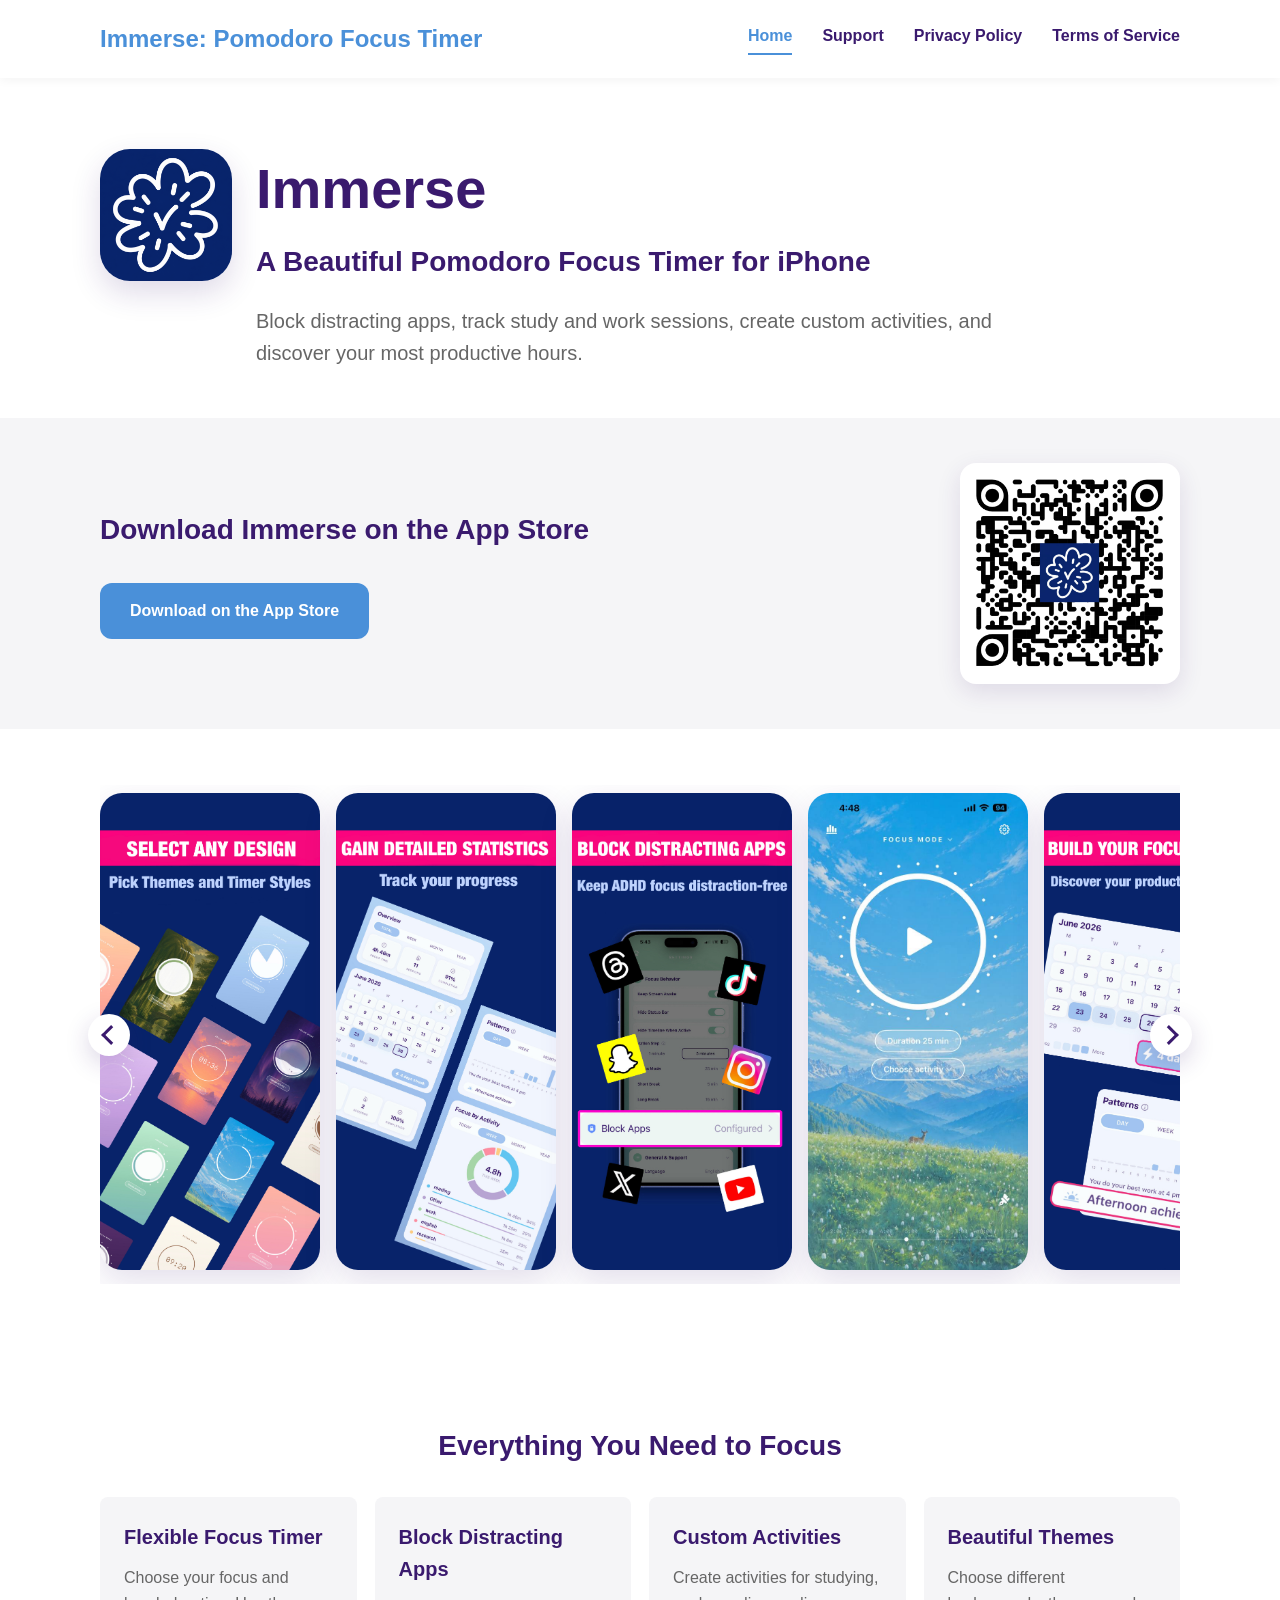
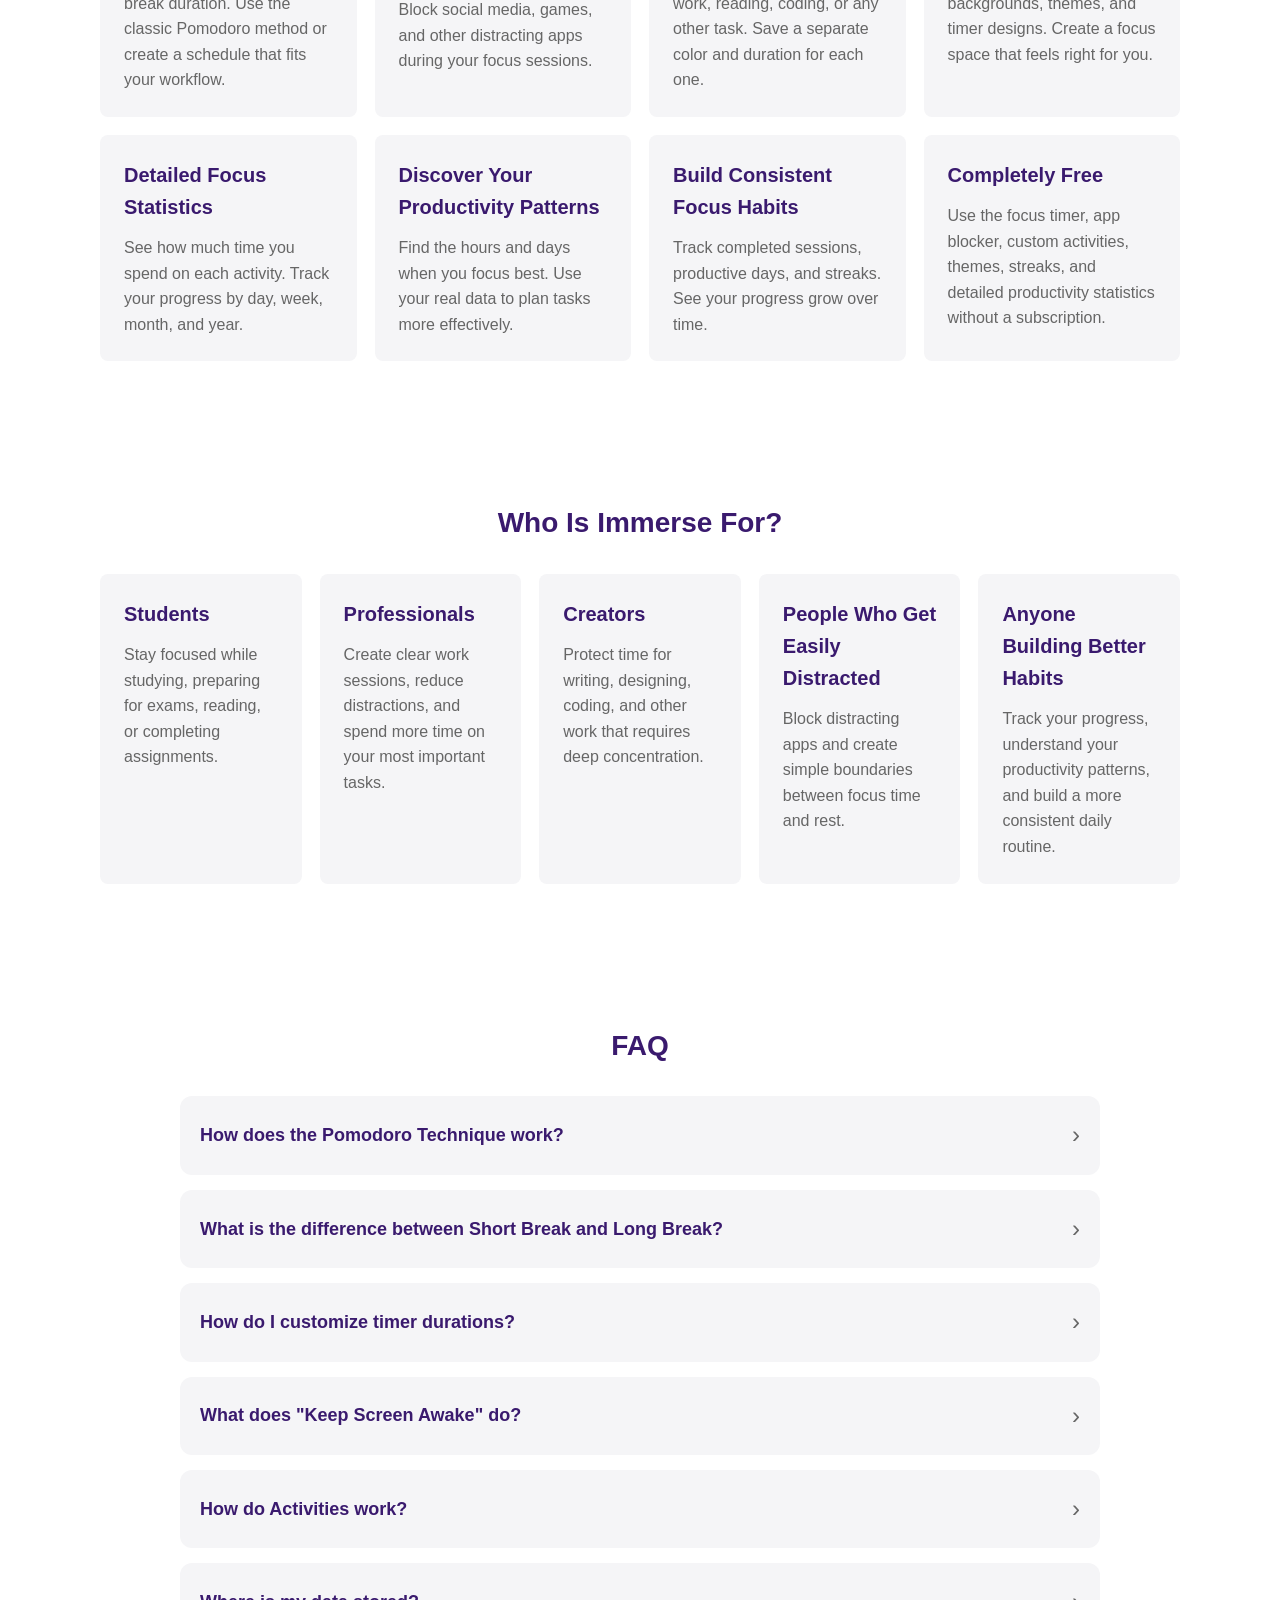
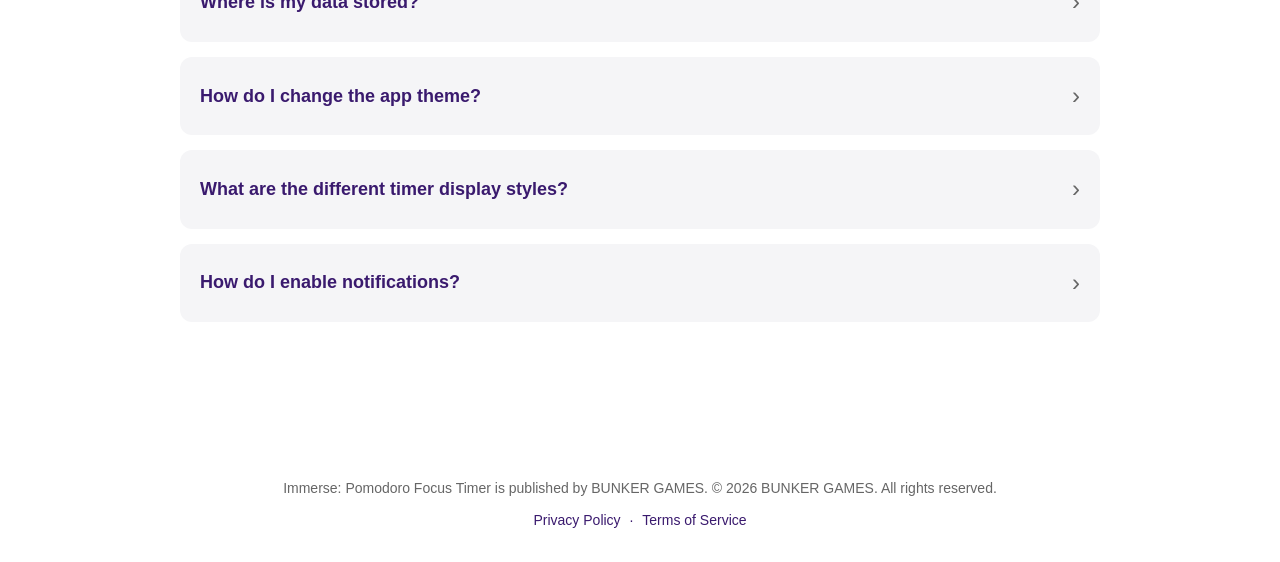
<file: docs/index.html>
<!DOCTYPE html>
<html lang="en">
<head>
    <meta charset="UTF-8">
    <meta name="viewport" content="width=device-width, initial-scale=1.0">
    <title>Immerse: Pomodoro Focus Timer for iPhone | Study &amp; Deep Work</title>
    <meta name="description" content="Immerse is a free Pomodoro focus timer for iPhone with app blocking, custom activities, beautiful themes, streaks, and detailed productivity statistics.">
    <meta name="robots" content="index, follow, max-image-preview:large">
    <link rel="canonical" href="https://nikaprokudina.github.io/Immerse-Flow/">
    <meta property="og:type" content="website">
    <meta property="og:title" content="Immerse: Pomodoro Focus Timer">
    <meta property="og:description" content="A beautiful free focus timer for study, work, and deep focus on iPhone.">
    <meta property="og:url" content="https://nikaprokudina.github.io/Immerse-Flow/">
    <meta property="og:image" content="https://nikaprokudina.github.io/Immerse-Flow/og-image.jpg">
    <meta name="twitter:card" content="summary_large_image">
    <meta name="apple-itunes-app" content="app-id=6782882276">
    <script type="application/ld+json">
    {
      "@context": "https://schema.org",
      "@type": "MobileApplication",
      "name": "Immerse: Pomodoro Focus Timer",
      "alternateName": "Immerse",
      "operatingSystem": "iOS 17.0 or later",
      "applicationCategory": "UtilitiesApplication",
      "applicationSubCategory": "Productivity",
      "description": "A free Pomodoro focus timer for iPhone with app blocking, custom activities, themes, streaks, and detailed productivity statistics.",
      "url": "https://nikaprokudina.github.io/Immerse-Flow/",
      "downloadUrl": "https://apps.apple.com/app/id6782882276",
      "offers": {
        "@type": "Offer",
        "price": "0",
        "priceCurrency": "USD"
      },
      "publisher": {
        "@type": "Organization",
        "name": "BUNKER GAMES"
      }
    }
    </script>
    <link rel="stylesheet" href="style.css">
</head>
<body>
    <header>
        <div class="container">
            <a href="index.html" class="logo">Immerse: Pomodoro Focus Timer</a>
            <nav>
                <a href="index.html" class="active">Home</a>
                <a href="support.html">Support</a>
                <a href="privacy.html">Privacy Policy</a>
                <a href="terms.html">Terms of Service</a>
            </nav>
        </div>
    </header>

    <main class="home-main">
        <section class="hero">
            <div class="container hero-content">
                <div class="hero-title">
                    <img src="Icon.png" alt="Immerse app icon">
                    <div class="hero-heading">
                        <h1>Immerse</h1>
                        <p class="hero-subtitle">A Beautiful Pomodoro Focus Timer for iPhone</p>
                    </div>
                </div>
                <p class="hero-description">Block distracting apps, track study and work sessions, create custom activities, and discover your most productive hours.</p>
            </div>
        </section>

        <section class="download-section">
            <div class="container app-download">
                <div class="app-download-copy">
                    <h2>Download Immerse on the App Store</h2>
                    <a class="button app-store-button" href="https://apps.apple.com/tr/app/immerse-pomodoro-focus-timer/id6782882276" target="_blank" rel="noopener noreferrer">Download on the App Store</a>
                </div>
                <a class="qr-link" href="https://apps.apple.com/tr/app/immerse-pomodoro-focus-timer/id6782882276" target="_blank" rel="noopener noreferrer" aria-label="Open Immerse in the App Store">
                    <img src="QR.jpg" alt="QR code for Immerse on the App Store">
                </a>
            </div>
        </section>

        <section class="screenshots-section">
            <div class="container">
                <div class="screenshots-carousel">
                    <button class="carousel-button carousel-button-prev" type="button" aria-label="Scroll screenshots left"></button>
                    <div class="screenshots-grid" aria-label="Immerse app screenshots">
                        <img src="1.JPG" alt="Immerse focus timer screen" loading="lazy" draggable="false">
                        <img src="2.JPG" alt="Immerse timer customization screen" loading="lazy" draggable="false">
                        <img src="3.JPG" alt="Immerse custom activities screen" loading="lazy" draggable="false">
                        <img src="4.jpg" alt="Immerse app blocking screen" loading="lazy" draggable="false">
                        <img src="5.JPG" alt="Immerse focus statistics screen" loading="lazy" draggable="false">
                        <img src="6.jpg" alt="Immerse productivity patterns screen" loading="lazy" draggable="false">
                        <img src="7.JPG" alt="Immerse focus habits and streaks screen" loading="lazy" draggable="false">
                    </div>
                    <button class="carousel-button carousel-button-next" type="button" aria-label="Scroll screenshots right"></button>
                </div>
            </div>
        </section>

        <section class="content-section">
            <div class="container">
                <h2>Everything You Need to Focus</h2>
                <div class="feature-grid">
                    <article class="feature-card">
                        <h3>Flexible Focus Timer</h3>
                        <p>Choose your focus and break duration. Use the classic Pomodoro method or create a schedule that fits your workflow.</p>
                    </article>
                    <article class="feature-card">
                        <h3>Block Distracting Apps</h3>
                        <p>Block social media, games, and other distracting apps during your focus sessions.</p>
                    </article>
                    <article class="feature-card">
                        <h3>Custom Activities</h3>
                        <p>Create activities for studying, work, reading, coding, or any other task. Save a separate color and duration for each one.</p>
                    </article>
                    <article class="feature-card">
                        <h3>Beautiful Themes</h3>
                        <p>Choose different backgrounds, themes, and timer designs. Create a focus space that feels right for you.</p>
                    </article>
                    <article class="feature-card">
                        <h3>Detailed Focus Statistics</h3>
                        <p>See how much time you spend on each activity. Track your progress by day, week, month, and year.</p>
                    </article>
                    <article class="feature-card">
                        <h3>Discover Your Productivity Patterns</h3>
                        <p>Find the hours and days when you focus best. Use your real data to plan tasks more effectively.</p>
                    </article>
                    <article class="feature-card">
                        <h3>Build Consistent Focus Habits</h3>
                        <p>Track completed sessions, productive days, and streaks. See your progress grow over time.</p>
                    </article>
                    <article class="feature-card">
                        <h3>Completely Free</h3>
                        <p>Use the focus timer, app blocker, custom activities, themes, streaks, and detailed productivity statistics without a subscription.</p>
                    </article>
                </div>
            </div>
        </section>

        <section class="content-section">
            <div class="container">
                <h2>Who Is Immerse For?</h2>
                <div class="audience-grid">
                    <article class="feature-card">
                        <h3>Students</h3>
                        <p>Stay focused while studying, preparing for exams, reading, or completing assignments.</p>
                    </article>
                    <article class="feature-card">
                        <h3>Professionals</h3>
                        <p>Create clear work sessions, reduce distractions, and spend more time on your most important tasks.</p>
                    </article>
                    <article class="feature-card">
                        <h3>Creators</h3>
                        <p>Protect time for writing, designing, coding, and other work that requires deep concentration.</p>
                    </article>
                    <article class="feature-card">
                        <h3>People Who Get Easily Distracted</h3>
                        <p>Block distracting apps and create simple boundaries between focus time and rest.</p>
                    </article>
                    <article class="feature-card">
                        <h3>Anyone Building Better Habits</h3>
                        <p>Track your progress, understand your productivity patterns, and build a more consistent daily routine.</p>
                    </article>
                </div>
            </div>
        </section>

        <section class="faq-section">
            <div class="container">
                <h2>FAQ</h2>

                <div class="faq-item">
                    <div class="faq-question">
                        <h3>How does the Pomodoro Technique work?</h3>
                        <span class="faq-arrow">›</span>
                    </div>
                    <div class="faq-answer">
                        <p>The Pomodoro Technique is a time management method that uses a timer to break work into intervals, typically 25 minutes, separated by short breaks. Immerse: Pomodoro Focus Timer helps you customize these intervals to match your workflow.</p>
                    </div>
                </div>

                <div class="faq-item">
                    <div class="faq-question">
                        <h3>What is the difference between Short Break and Long Break?</h3>
                        <span class="faq-arrow">›</span>
                    </div>
                    <div class="faq-answer">
                        <p>Short Breaks are quick 5-minute rests between focus sessions. Long Breaks are longer 15-minute breaks that occur after a set number of focus sessions, configurable in Settings, Focus Behavior, Long Break After.</p>
                    </div>
                </div>

                <div class="faq-item">
                    <div class="faq-question">
                        <h3>How do I customize timer durations?</h3>
                        <span class="faq-arrow">›</span>
                    </div>
                    <div class="faq-answer">
                        <p>Open Settings, then Focus Behavior. You can customize Focus Mode duration, Short Break, Long Break, and set Duration Step to control time increments.</p>
                    </div>
                </div>

                <div class="faq-item">
                    <div class="faq-question">
                        <h3>What does "Keep Screen Awake" do?</h3>
                        <span class="faq-arrow">›</span>
                    </div>
                    <div class="faq-answer">
                        <p>When enabled, Immerse: Pomodoro Focus Timer prevents your device from going to sleep during an active focus session. This keeps the timer visible on your screen.</p>
                    </div>
                </div>

                <div class="faq-item">
                    <div class="faq-question">
                        <h3>How do Activities work?</h3>
                        <span class="faq-arrow">›</span>
                    </div>
                    <div class="faq-answer">
                        <p>Activities let you categorize your focus sessions, such as Coding, Writing, or Study. Create activities in Settings, Activities, then select one before starting a timer. Your statistics will track time spent on each activity.</p>
                    </div>
                </div>

                <div class="faq-item">
                    <div class="faq-question">
                        <h3>Where is my data stored?</h3>
                        <span class="faq-arrow">›</span>
                    </div>
                    <div class="faq-answer">
                        <p>All your focus sessions, statistics, and settings are stored locally on your device in Immerse: Pomodoro Focus Timer's private storage. Your data never leaves your device and is not uploaded to any server. See our <a href="privacy.html">Privacy Policy</a> for more details.</p>
                    </div>
                </div>

                <div class="faq-item">
                    <div class="faq-question">
                        <h3>How do I change the app theme?</h3>
                        <span class="faq-arrow">›</span>
                    </div>
                    <div class="faq-answer">
                        <p>Open Settings, Appearance, Background. Choose from gradient themes like Blush, Sky, Peach, Matcha, Lavender, Milk, Twilight, or photo backgrounds like Sunset, Mountains, Forest, and Aurora.</p>
                    </div>
                </div>

                <div class="faq-item">
                    <div class="faq-question">
                        <h3>What are the different timer display styles?</h3>
                        <span class="faq-arrow">›</span>
                    </div>
                    <div class="faq-answer">
                        <p>Immerse: Pomodoro Focus Timer offers 5 timer styles in Settings, Appearance, Timer Display:</p>
                        <ul>
                            <li><strong>Lap</strong> - Inner circle with gradient progress</li>
                            <li><strong>Pie</strong> - Wedge-style countdown</li>
                            <li><strong>Ring</strong> - Classic circular ring</li>
                            <li><strong>Digits</strong> - Large digital countdown</li>
                            <li><strong>Bubble</strong> - Floating bubble design</li>
                        </ul>
                    </div>
                </div>

                <div class="faq-item">
                    <div class="faq-question">
                        <h3>How do I enable notifications?</h3>
                        <span class="faq-arrow">›</span>
                    </div>
                    <div class="faq-answer">
                        <p>Open Settings, General &amp; Support, Notifications and toggle it on. If this is your first time, iOS will ask for permission. If you previously denied permission, the toggle will open iOS Settings where you can enable notifications for Immerse: Pomodoro Focus Timer.</p>
                    </div>
                </div>
            </div>
        </section>
    </main>

    <footer>
        <div class="container">
            <p>Immerse: Pomodoro Focus Timer is published by BUNKER GAMES. © 2026 BUNKER GAMES. All rights reserved.</p>
            <div class="footer-links">
                <a href="privacy.html">Privacy Policy</a> ·
                <a href="terms.html">Terms of Service</a>
            </div>
        </div>
    </footer>

    <script>
        const screenshotsGrid = document.querySelector('.screenshots-grid');
        if (screenshotsGrid) {
            let isDragging = false;
            let dragStartX = 0;
            let scrollStartX = 0;

            document.querySelector('.carousel-button-prev')?.addEventListener('click', () => {
                screenshotsGrid.scrollBy({ left: -screenshotsGrid.clientWidth, behavior: 'smooth' });
            });
            document.querySelector('.carousel-button-next')?.addEventListener('click', () => {
                screenshotsGrid.scrollBy({ left: screenshotsGrid.clientWidth, behavior: 'smooth' });
            });

            screenshotsGrid.addEventListener('pointerdown', event => {
                isDragging = true;
                dragStartX = event.clientX;
                scrollStartX = screenshotsGrid.scrollLeft;
                screenshotsGrid.classList.add('dragging');
                screenshotsGrid.setPointerCapture(event.pointerId);
            });

            screenshotsGrid.addEventListener('pointermove', event => {
                if (!isDragging) {
                    return;
                }

                event.preventDefault();
                screenshotsGrid.scrollLeft = scrollStartX - (event.clientX - dragStartX);
            });

            const stopDragging = event => {
                if (!isDragging) {
                    return;
                }

                isDragging = false;
                screenshotsGrid.classList.remove('dragging');
                if (screenshotsGrid.hasPointerCapture(event.pointerId)) {
                    screenshotsGrid.releasePointerCapture(event.pointerId);
                }
            };

            screenshotsGrid.addEventListener('pointerup', stopDragging);
            screenshotsGrid.addEventListener('pointercancel', stopDragging);
            screenshotsGrid.addEventListener('pointerleave', stopDragging);
        }

        document.querySelectorAll('.faq-question').forEach(question => {
            question.addEventListener('click', () => {
                const faqItem = question.parentElement;
                const isActive = faqItem.classList.contains('active');

                document.querySelectorAll('.faq-item').forEach(item => {
                    item.classList.remove('active');
                });

                if (!isActive) {
                    faqItem.classList.add('active');
                }
            });
        });
    </script>
</body>
</html>
</file>
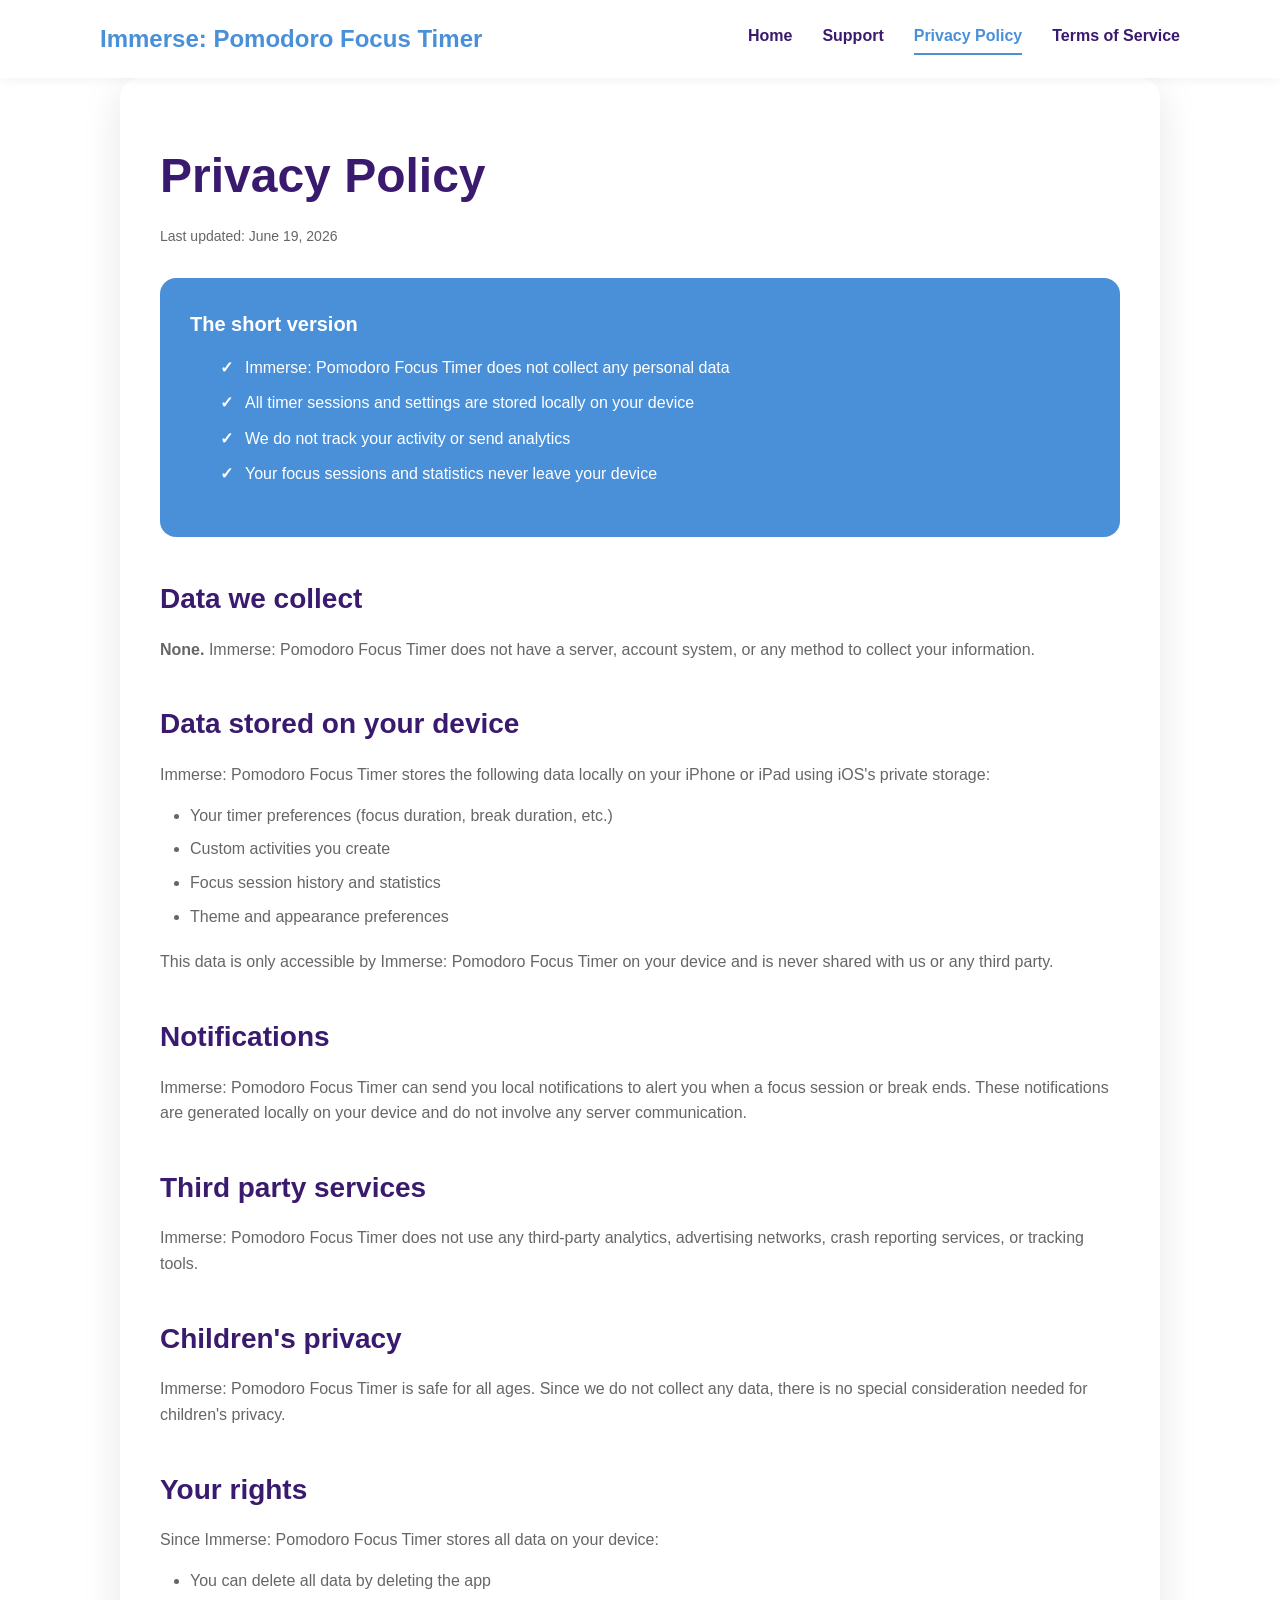
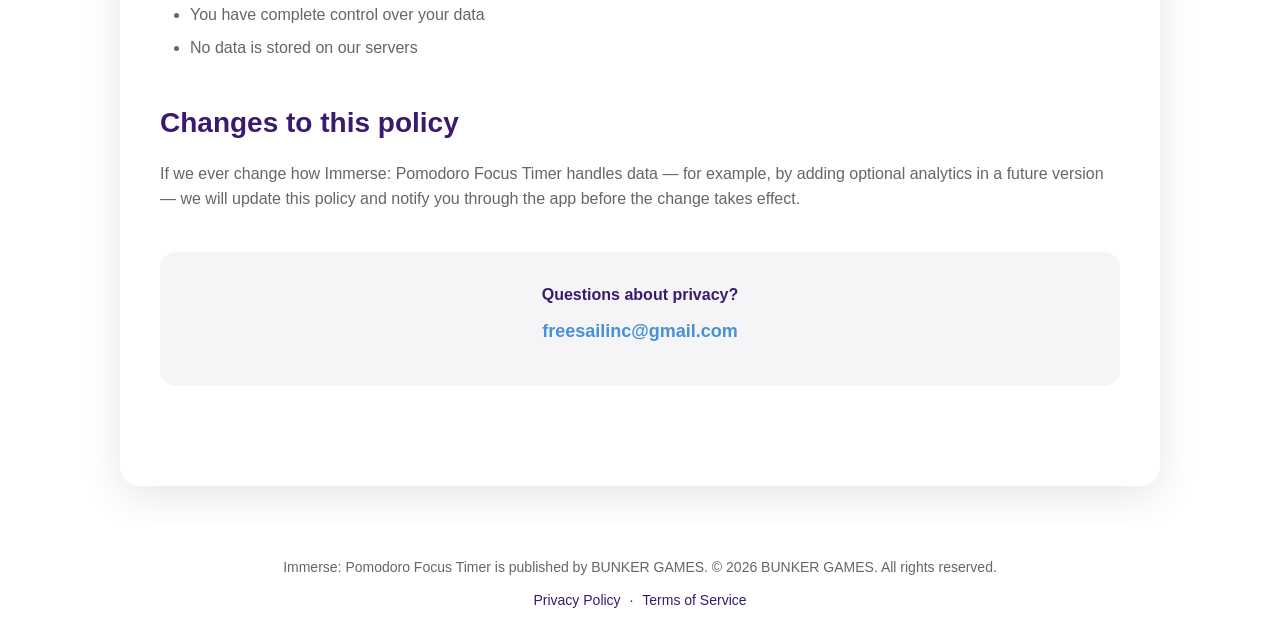
<file: docs/privacy.html>
<!DOCTYPE html>
<html lang="en">
<head>
    <meta charset="UTF-8">
    <meta name="viewport" content="width=device-width, initial-scale=1.0">
    <title>Privacy Policy - Immerse: Pomodoro Focus Timer</title>
    <link rel="stylesheet" href="style.css">
</head>
<body>
    <header>
        <div class="container">
            <a href="index.html" class="logo">Immerse: Pomodoro Focus Timer</a>
            <nav>
                <a href="index.html">Home</a>
                <a href="support.html">Support</a>
                <a href="privacy.html" class="active">Privacy Policy</a>
                <a href="terms.html">Terms of Service</a>
            </nav>
        </div>
    </header>

    <main class="container content">
        <h1>Privacy Policy</h1>
        <p class="last-updated">Last updated: June 19, 2026</p>

        <div class="highlight-box">
            <h3>The short version</h3>
            <ul>
                <li>Immerse: Pomodoro Focus Timer does not collect any personal data</li>
                <li>All timer sessions and settings are stored locally on your device</li>
                <li>We do not track your activity or send analytics</li>
                <li>Your focus sessions and statistics never leave your device</li>
            </ul>
        </div>

        <h2>Data we collect</h2>
        <p><strong>None.</strong> Immerse: Pomodoro Focus Timer does not have a server, account system, or any method to collect your information.</p>

        <h2>Data stored on your device</h2>
        <p>Immerse: Pomodoro Focus Timer stores the following data locally on your iPhone or iPad using iOS's private storage:</p>
        <ul>
            <li>Your timer preferences (focus duration, break duration, etc.)</li>
            <li>Custom activities you create</li>
            <li>Focus session history and statistics</li>
            <li>Theme and appearance preferences</li>
        </ul>
        <p>This data is only accessible by Immerse: Pomodoro Focus Timer on your device and is never shared with us or any third party.</p>

        <h2>Notifications</h2>
        <p>Immerse: Pomodoro Focus Timer can send you local notifications to alert you when a focus session or break ends. These notifications are generated locally on your device and do not involve any server communication.</p>

        <h2>Third party services</h2>
        <p>Immerse: Pomodoro Focus Timer does not use any third-party analytics, advertising networks, crash reporting services, or tracking tools.</p>

        <h2>Children's privacy</h2>
        <p>Immerse: Pomodoro Focus Timer is safe for all ages. Since we do not collect any data, there is no special consideration needed for children's privacy.</p>

        <h2>Your rights</h2>
        <p>Since Immerse: Pomodoro Focus Timer stores all data on your device:</p>
        <ul>
            <li>You can delete all data by deleting the app</li>
            <li>You have complete control over your data</li>
            <li>No data is stored on our servers</li>
        </ul>

        <h2>Changes to this policy</h2>
        <p>If we ever change how Immerse: Pomodoro Focus Timer handles data — for example, by adding optional analytics in a future version — we will update this policy and notify you through the app before the change takes effect.</p>

        <div class="contact-box">
            <p><strong>Questions about privacy?</strong></p>
            <p><a href="mailto:freesailinc@gmail.com">freesailinc@gmail.com</a></p>
        </div>
    </main>

    <footer>
        <div class="container">
            <p>Immerse: Pomodoro Focus Timer is published by BUNKER GAMES. © 2026 BUNKER GAMES. All rights reserved.</p>
            <div class="footer-links">
                <a href="privacy.html">Privacy Policy</a> ·
                <a href="terms.html">Terms of Service</a>
            </div>
        </div>
    </footer>
</body>
</html>
</file>
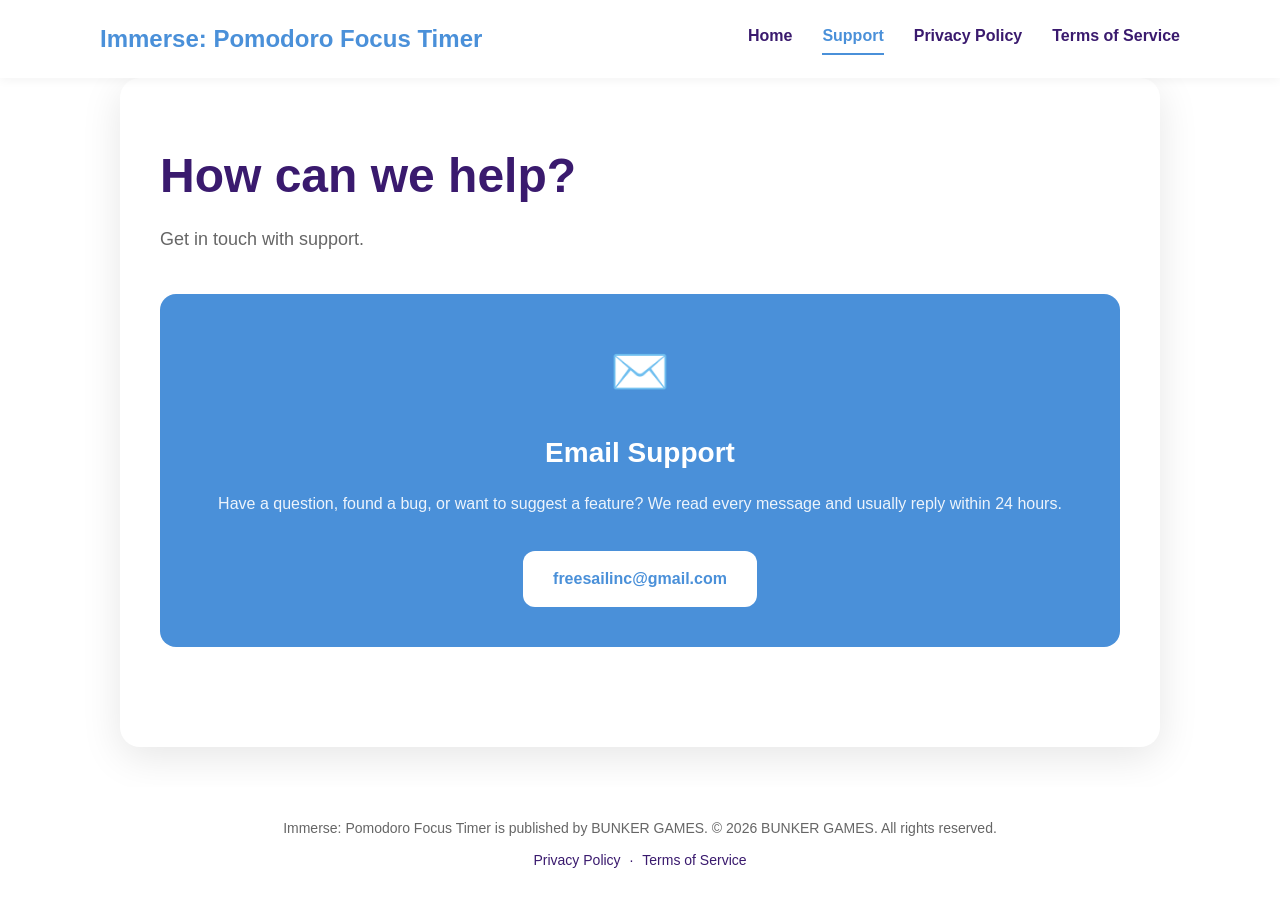
<file: docs/support.html>
<!DOCTYPE html>
<html lang="en">
<head>
    <meta charset="UTF-8">
    <meta name="viewport" content="width=device-width, initial-scale=1.0">
    <title>Support - Immerse: Pomodoro Focus Timer</title>
    <link rel="stylesheet" href="style.css">
</head>
<body>
    <header>
        <div class="container">
            <a href="index.html" class="logo">Immerse: Pomodoro Focus Timer</a>
            <nav>
                <a href="index.html">Home</a>
                <a href="support.html" class="active">Support</a>
                <a href="privacy.html">Privacy Policy</a>
                <a href="terms.html">Terms of Service</a>
            </nav>
        </div>
    </header>

    <main class="container content">
        <h1>How can we help?</h1>
        <p class="subtitle">Get in touch with support.</p>

        <div class="support-card">
            <div class="icon">✉️</div>
            <h2>Email Support</h2>
            <p>Have a question, found a bug, or want to suggest a feature? We read every message and usually reply within 24 hours.</p>
            <a href="mailto:freesailinc@gmail.com" class="button">freesailinc@gmail.com</a>
        </div>
    </main>

    <footer>
        <div class="container">
            <p>Immerse: Pomodoro Focus Timer is published by BUNKER GAMES. © 2026 BUNKER GAMES. All rights reserved.</p>
            <div class="footer-links">
                <a href="privacy.html">Privacy Policy</a> ·
                <a href="terms.html">Terms of Service</a>
            </div>
        </div>
    </footer>
</body>
</html>
</file>
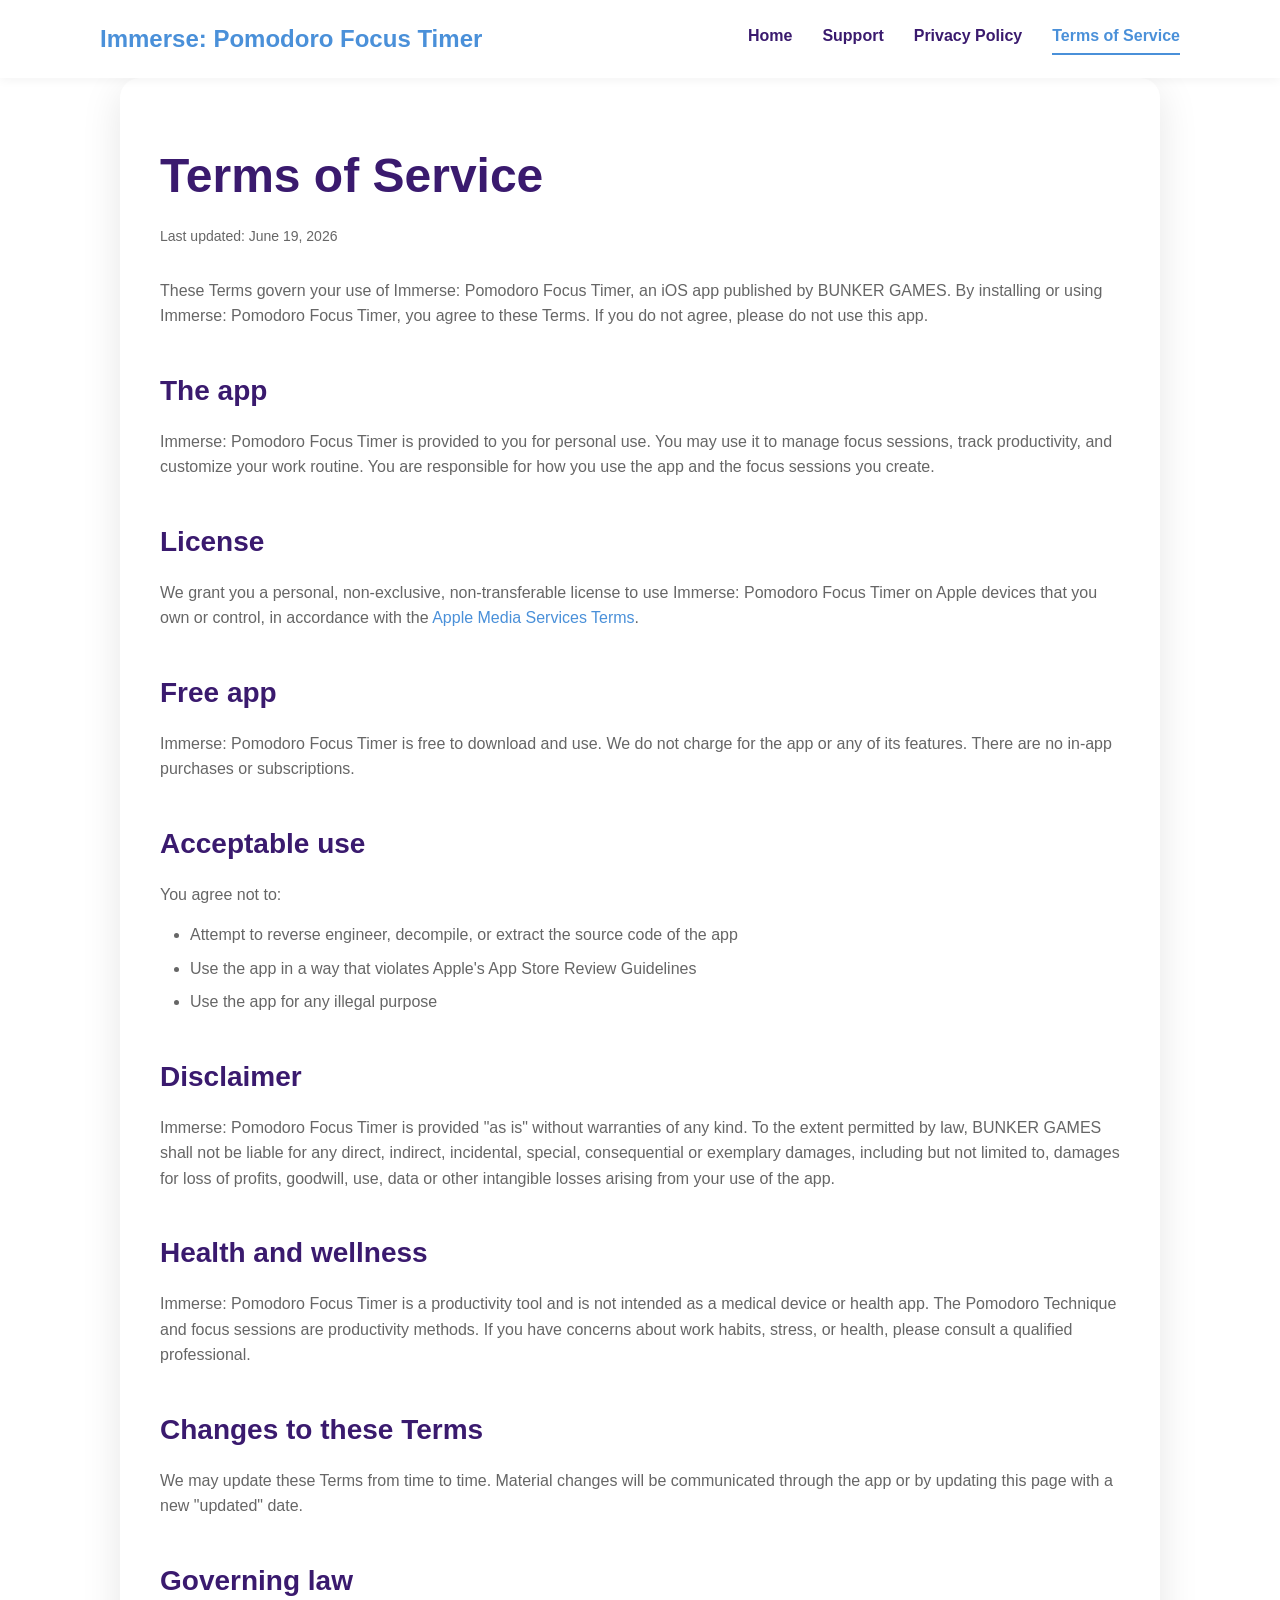
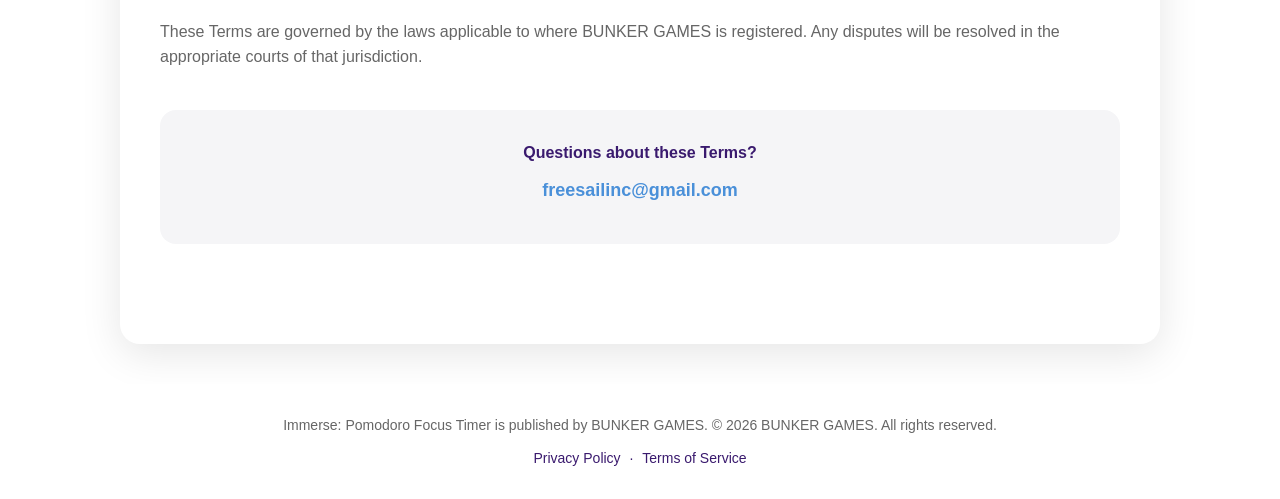
<file: docs/terms.html>
<!DOCTYPE html>
<html lang="en">
<head>
    <meta charset="UTF-8">
    <meta name="viewport" content="width=device-width, initial-scale=1.0">
    <title>Terms of Service - Immerse: Pomodoro Focus Timer</title>
    <link rel="stylesheet" href="style.css">
</head>
<body>
    <header>
        <div class="container">
            <a href="index.html" class="logo">Immerse: Pomodoro Focus Timer</a>
            <nav>
                <a href="index.html">Home</a>
                <a href="support.html">Support</a>
                <a href="privacy.html">Privacy Policy</a>
                <a href="terms.html" class="active">Terms of Service</a>
            </nav>
        </div>
    </header>

    <main class="container content">
        <h1>Terms of Service</h1>
        <p class="last-updated">Last updated: June 19, 2026</p>

        <p>These Terms govern your use of Immerse: Pomodoro Focus Timer, an iOS app published by BUNKER GAMES. By installing or using Immerse: Pomodoro Focus Timer, you agree to these Terms. If you do not agree, please do not use this app.</p>

        <h2>The app</h2>
        <p>Immerse: Pomodoro Focus Timer is provided to you for personal use. You may use it to manage focus sessions, track productivity, and customize your work routine. You are responsible for how you use the app and the focus sessions you create.</p>

        <h2>License</h2>
        <p>We grant you a personal, non-exclusive, non-transferable license to use Immerse: Pomodoro Focus Timer on Apple devices that you own or control, in accordance with the <a href="https://www.apple.com/legal/internet-services/itunes/dev/stdeula/" target="_blank">Apple Media Services Terms</a>.</p>

        <h2>Free app</h2>
        <p>Immerse: Pomodoro Focus Timer is free to download and use. We do not charge for the app or any of its features. There are no in-app purchases or subscriptions.</p>

        <h2>Acceptable use</h2>
        <p>You agree not to:</p>
        <ul>
            <li>Attempt to reverse engineer, decompile, or extract the source code of the app</li>
            <li>Use the app in a way that violates Apple's App Store Review Guidelines</li>
            <li>Use the app for any illegal purpose</li>
        </ul>

        <h2>Disclaimer</h2>
        <p>Immerse: Pomodoro Focus Timer is provided "as is" without warranties of any kind. To the extent permitted by law, BUNKER GAMES shall not be liable for any direct, indirect, incidental, special, consequential or exemplary damages, including but not limited to, damages for loss of profits, goodwill, use, data or other intangible losses arising from your use of the app.</p>

        <h2>Health and wellness</h2>
        <p>Immerse: Pomodoro Focus Timer is a productivity tool and is not intended as a medical device or health app. The Pomodoro Technique and focus sessions are productivity methods. If you have concerns about work habits, stress, or health, please consult a qualified professional.</p>

        <h2>Changes to these Terms</h2>
        <p>We may update these Terms from time to time. Material changes will be communicated through the app or by updating this page with a new "updated" date.</p>

        <h2>Governing law</h2>
        <p>These Terms are governed by the laws applicable to where BUNKER GAMES is registered. Any disputes will be resolved in the appropriate courts of that jurisdiction.</p>

        <div class="contact-box">
            <p><strong>Questions about these Terms?</strong></p>
            <p><a href="mailto:freesailinc@gmail.com">freesailinc@gmail.com</a></p>
        </div>
    </main>

    <footer>
        <div class="container">
            <p>Immerse: Pomodoro Focus Timer is published by BUNKER GAMES. © 2026 BUNKER GAMES. All rights reserved.</p>
            <div class="footer-links">
                <a href="privacy.html">Privacy Policy</a> ·
                <a href="terms.html">Terms of Service</a>
            </div>
        </div>
    </footer>
</body>
</html>
</file>
<file: docs/style.css>
/* Immerse: Pomodoro Focus Timer Website Styles */

:root {
    /* Immerse: Pomodoro Focus Timer brand colors */
    --purple-dark: #3A1A6E;
    --purple-light: #B8A4D4;
    --blush-1: #FFB4A2;
    --blush-2: #F49EB5;
    --blush-3: #B8A4D4;
    --accent: #4A90D9;
    --bg-light: #FAFAFA;
    --text-primary: #3A1A6E;
    --text-secondary: #666;
}

* {
    margin: 0;
    padding: 0;
    box-sizing: border-box;
}

body {
    font-family: -apple-system, BlinkMacSystemFont, 'Nunito', 'Segoe UI', Roboto, sans-serif;
    line-height: 1.6;
    color: var(--text-primary);
    background: #FFFFFF;
    min-height: 100vh;
}

.container {
    max-width: 1120px;
    margin: 0 auto;
    padding: 0 20px;
}

/* Header */
header {
    background: rgba(255, 255, 255, 0.95);
    backdrop-filter: blur(10px);
    padding: 20px 0;
    position: sticky;
    top: 0;
    z-index: 100;
    box-shadow: 0 2px 10px rgba(0, 0, 0, 0.05);
}

header .container {
    display: flex;
    justify-content: space-between;
    align-items: center;
}

.logo {
    font-size: 24px;
    font-weight: 800;
    color: var(--accent);
    text-decoration: none;
    cursor: pointer;
    transition: opacity 0.3s;
}

.logo:hover {
    opacity: 0.8;
}

nav {
    display: flex;
    gap: 30px;
}

nav a {
    color: var(--text-primary);
    text-decoration: none;
    font-weight: 600;
    transition: color 0.3s;
    padding-bottom: 5px;
    border-bottom: 2px solid transparent;
}

nav a:hover,
nav a.active {
    color: var(--accent);
    border-bottom-color: var(--accent);
}

/* Main Content */
main {
    background: white;
    margin: 40px auto;
    padding: 60px 40px;
    border-radius: 20px;
    box-shadow: 0 10px 40px rgba(0, 0, 0, 0.1);
}

main.container {
    padding: 60px 40px;
}

main.content {
    max-width: 1040px;
}

h1 {
    font-size: 48px;
    font-weight: 800;
    color: var(--purple-dark);
    margin-bottom: 10px;
}

h2 {
    font-size: 28px;
    font-weight: 700;
    color: var(--purple-dark);
    margin-top: 40px;
    margin-bottom: 15px;
}

h3 {
    font-size: 20px;
    font-weight: 700;
    color: var(--purple-dark);
    margin-bottom: 10px;
}

p {
    color: var(--text-secondary);
    margin-bottom: 15px;
}

.last-updated {
    color: var(--text-secondary);
    font-size: 14px;
    margin-bottom: 30px;
}

.subtitle {
    font-size: 18px;
    color: var(--text-secondary);
    margin-bottom: 40px;
}

/* Highlight Box */
.highlight-box {
    background: var(--accent);
    color: white;
    padding: 30px;
    border-radius: 16px;
    margin: 30px 0;
}

.highlight-box h3 {
    color: white;
    margin-bottom: 15px;
}

.highlight-box ul {
    list-style: none;
    padding: 0;
}

.highlight-box li {
    padding-left: 25px;
    margin-bottom: 10px;
    position: relative;
    color: white;
}

.highlight-box li:before {
    content: "✓";
    position: absolute;
    left: 0;
    font-weight: bold;
    color: white;
}

/* Lists */
ul {
    margin-left: 30px;
    margin-bottom: 20px;
    color: var(--text-secondary);
}

li {
    margin-bottom: 8px;
}

/* Links */
a {
    color: var(--accent);
    text-decoration: none;
    transition: opacity 0.3s;
}

a:hover {
    opacity: 0.8;
}

/* Contact Box */
.contact-box {
    background: #F5F5F7;
    padding: 30px;
    border-radius: 16px;
    margin: 40px 0;
    text-align: center;
}

.contact-box p {
    color: var(--text-primary);
    margin-bottom: 10px;
}

.contact-box a {
    font-size: 18px;
    font-weight: 600;
}

/* Support Card */
.support-card {
    background: var(--accent);
    color: white;
    padding: 40px;
    border-radius: 16px;
    text-align: center;
    margin: 40px 0;
}

.support-card .icon {
    font-size: 48px;
    margin-bottom: 20px;
}

.support-card h2 {
    color: white;
    margin-top: 0;
}

.support-card p {
    color: rgba(255, 255, 255, 0.9);
}

.button {
    display: inline-block;
    background: white;
    color: var(--accent);
    padding: 15px 30px;
    border-radius: 12px;
    font-weight: 700;
    margin-top: 20px;
    transition: transform 0.2s;
}

.button:hover {
    transform: translateY(-2px);
    opacity: 1;
}

/* FAQ Items */
.faq-item {
    margin-bottom: 15px;
}

.faq-question {
    display: flex;
    justify-content: space-between;
    align-items: center;
    cursor: pointer;
    padding: 20px;
    background: #F5F5F7;
    border-radius: 12px;
    transition: background 0.3s;
}

.faq-question:hover {
    background: #EBEBED;
}

.faq-question h3 {
    margin: 0;
    font-size: 18px;
    font-weight: 600;
    color: var(--text-primary);
}

.faq-arrow {
    font-size: 24px;
    color: var(--text-secondary);
    transition: transform 0.3s;
}

.faq-item.active .faq-arrow {
    transform: rotate(90deg);
}

.faq-answer {
    max-height: 0;
    overflow: hidden;
    transition: max-height 0.3s ease-out, padding 0.3s ease-out;
    padding: 0 20px;
}

.faq-item.active .faq-answer {
    max-height: 500px;
    padding: 20px;
}

.faq-answer p {
    margin: 0;
    color: var(--text-secondary);
}

.faq-answer ul {
    margin-top: 10px;
}

/* Hero Section */
.home-main {
    margin: 24px 0 40px;
    padding: 0;
    border-radius: 0;
    box-shadow: none;
    overflow: hidden;
}

.hero {
    text-align: center;
    padding: 42px 0 34px;
}

.hero h1 {
    font-size: 56px;
    margin-bottom: 0;
    text-align: left;
}

.hero-description {
    font-size: 20px;
    color: var(--text-secondary);
    margin-top: 20px;
    margin-left: 156px;
    max-width: 780px;
    text-align: left;
}

.hero-content {
    max-width: 1120px;
}

.hero-title {
    display: flex;
    align-items: center;
    justify-content: flex-start;
    gap: 24px;
}

.hero-heading {
    min-width: 0;
}

.hero-subtitle {
    font-size: 28px;
    font-weight: 700;
    color: var(--purple-dark);
    margin-top: 6px;
    margin-bottom: 0;
    text-align: left;
}

.hero-title img {
    flex: 0 0 132px;
    width: 132px;
    height: 132px;
    border-radius: 30px;
    box-shadow: 0 12px 30px rgba(58, 26, 110, 0.16);
}

.screenshots-section {
    padding: 56px 0 70px;
}

.screenshots-carousel {
    position: relative;
}

.screenshots-grid {
    display: flex;
    gap: 16px;
    overflow-x: auto;
    scroll-snap-type: x mandatory;
    padding: 8px 4px 14px;
    -webkit-overflow-scrolling: touch;
    cursor: grab;
    user-select: none;
    touch-action: pan-y;
}

.screenshots-grid.dragging {
    cursor: grabbing;
    scroll-snap-type: none;
}

.screenshots-grid img {
    flex: 0 0 220px;
    display: block;
    width: 220px;
    border-radius: 22px;
    box-shadow: 0 12px 34px rgba(58, 26, 110, 0.14);
    scroll-snap-align: start;
}

.carousel-button {
    position: absolute;
    top: 50%;
    z-index: 2;
    width: 42px;
    height: 42px;
    appearance: none;
    border: 0;
    border-radius: 50%;
    background: white;
    color: var(--purple-dark);
    box-shadow: 0 8px 24px rgba(58, 26, 110, 0.18);
    cursor: pointer;
    transform: translateY(-50%);
    transition: transform 0.2s, opacity 0.2s;
}

.carousel-button::before {
    content: "";
    position: absolute;
    top: 50%;
    left: 50%;
    width: 11px;
    height: 11px;
    border-top: 3px solid currentColor;
    border-right: 3px solid currentColor;
}

.carousel-button-prev::before {
    transform: translate(-35%, -50%) rotate(-135deg);
}

.carousel-button-next::before {
    transform: translate(-65%, -50%) rotate(45deg);
}

.carousel-button:hover {
    opacity: 1;
    transform: translateY(-50%) scale(1.05);
}

.carousel-button-prev {
    left: -12px;
}

.carousel-button-next {
    right: -12px;
}

.content-section,
.faq-section {
    padding: 70px 0;
}

.content-section h2,
.faq-section h2 {
    margin-top: 0;
    margin-bottom: 28px;
    text-align: center;
}

.feature-grid,
.audience-grid {
    display: grid;
    gap: 18px;
}

.feature-grid {
    grid-template-columns: repeat(4, minmax(0, 1fr));
}

.audience-grid {
    grid-template-columns: repeat(5, minmax(0, 1fr));
}

.feature-card {
    background: #F5F5F7;
    padding: 24px;
    border-radius: 8px;
}

.feature-card h3 {
    margin-bottom: 12px;
}

.feature-card p {
    margin-bottom: 0;
}

.download-section {
    background: #F5F5F7;
}

.app-download {
    display: grid;
    grid-template-columns: minmax(0, 1fr) 220px;
    gap: 40px;
    align-items: center;
    padding-top: 45px;
    padding-bottom: 45px;
    text-align: left;
}

.app-download h2 {
    margin-top: 0;
    margin-bottom: 10px;
}

.app-download p {
    margin-bottom: 0;
}

.app-store-button {
    background: var(--accent);
    color: white;
}

.qr-link {
    display: block;
    padding: 12px;
    background: white;
    border-radius: 16px;
    box-shadow: 0 8px 24px rgba(58, 26, 110, 0.12);
}

.qr-link img {
    display: block;
    width: 100%;
    height: auto;
    border-radius: 8px;
}

.faq-section .container {
    max-width: 960px;
}

/* Footer */
footer {
    background: rgba(255, 255, 255, 0.95);
    padding: 30px 0;
    text-align: center;
    margin-top: 40px;
}

footer p {
    color: var(--text-secondary);
    font-size: 14px;
    margin-bottom: 10px;
}

.footer-links {
    font-size: 14px;
}

.footer-links a {
    color: var(--text-primary);
    margin: 0 5px;
}

/* Mobile Responsive */
@media (max-width: 768px) {
    header .container {
        flex-direction: column;
        gap: 15px;
    }

    nav {
        gap: 20px;
    }

    main {
        padding: 40px 20px;
        margin: 20px auto;
    }

    main.container {
        padding: 40px 20px;
    }

    h1 {
        font-size: 36px;
    }

    h2 {
        font-size: 24px;
    }

    .hero h1 {
        font-size: 42px;
        text-align: center;
    }

    .hero-description {
        font-size: 18px;
        margin-left: 0;
        text-align: center;
    }

    .hero-subtitle {
        font-size: 24px;
        text-align: center;
    }

    .hero {
        padding: 38px 0 30px;
    }

    .hero-title {
        flex-direction: column;
        gap: 18px;
    }

    .hero-title img {
        flex-basis: 84px;
        width: 84px;
        height: 84px;
        border-radius: 18px;
    }

    .screenshots-section,
    .content-section,
    .faq-section {
        padding: 45px 0;
    }

    .screenshots-grid img {
        flex-basis: min(210px, 72vw);
        width: min(210px, 72vw);
    }

    .carousel-button {
        width: 38px;
        height: 38px;
        font-size: 28px;
    }

    .carousel-button-prev {
        left: 6px;
    }

    .carousel-button-next {
        right: 6px;
    }

    .feature-grid,
    .audience-grid {
        grid-template-columns: 1fr;
    }

    .app-download {
        grid-template-columns: 1fr;
        justify-items: center;
        text-align: center;
    }

    .qr-link {
        width: min(180px, 100%);
    }
}
</file>
